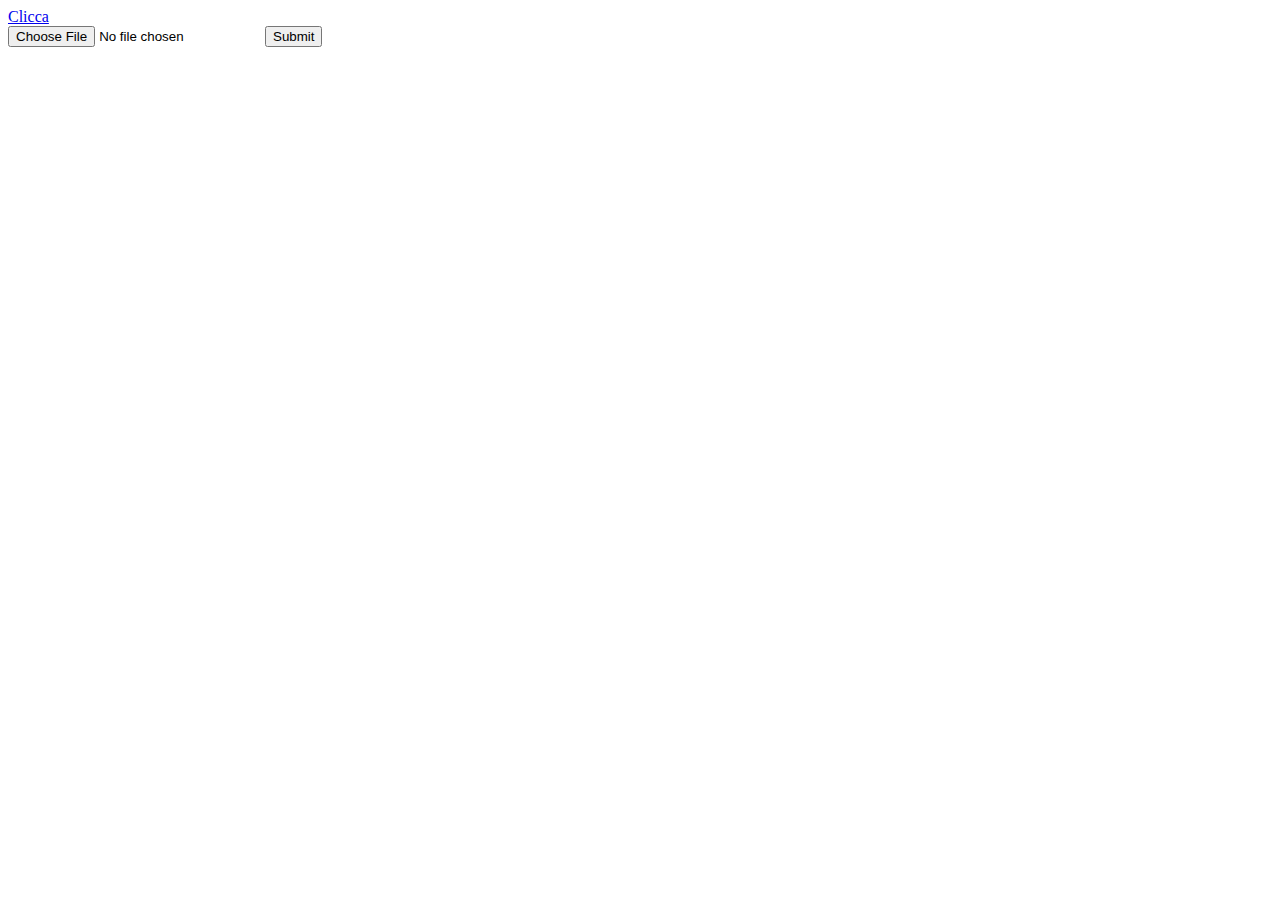
<file: Client-Side/template/index.html>
<!DOCTYPE html>
<html lang="en">
<head>
    <meta charset="UTF-8">
    <meta http-equiv="X-UA-Compatible" content="IE=edge">
    <meta name="viewport" content="width=device-width, initial-scale=1.0">
    <title>Document</title>
</head>
<body>
    <a href="/login">Clicca</a>
    <form action="uploadpfp" method="post" enctype="multipart/form-data">
        <input type="file" name="profilepicture" id="">
        <input type="submit">
    </form>
</body>
</html>
</file>
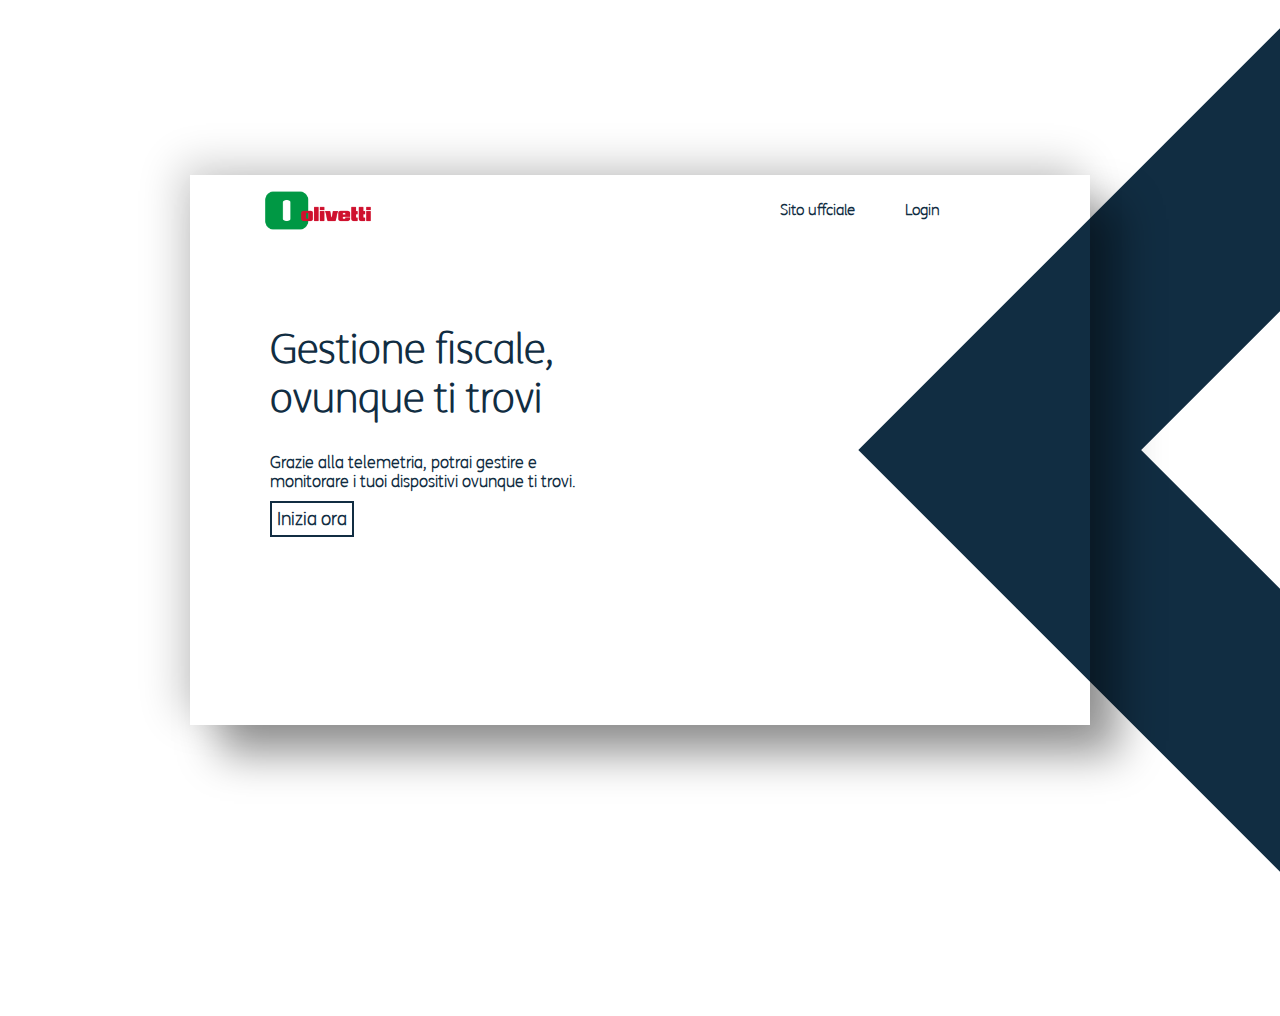
<file: ProgettoWebApp/Client-Side/template/index.html>
<!DOCTYPE html>
<html lang="en">

<head>
	<meta charset="UTF-8">
	<meta http-equiv="X-UA-Compatible" content="IE=edge">
	<link rel="shortcut icon" href="https://www.olivetti.com/sites/default/files/favicon-32x32_0.png" type="image/png" />
	<meta name="viewport" content="width=device-width, initial-scale=1.0">
	<title>Home page | Olivetti SPA</title>
	<link rel="stylesheet" href="../Styles/introPage/style.css">
</head>

<body>
	<iframe class="loading" src="../template/loading.html" frameborder="0"></iframe>
	<div class="frame"></div>
	<section>
		<div class="content">
			<header>
				<img src="../images/logo_olivetti_0-4.png" alt="">
				<ul>
					<li><a href="https://www.olivetti.com">Sito uffciale<span></span></a></li>
					<li><a href="/login">Login<span></span></a></li>
				</ul>
			</header>
			<div class="bottom">
				<div class="left">
					<div class="title">
						<h1>Gestione fiscale, ovunque ti trovi</h1>
					</div>
					<div class="description">
						<p>Grazie alla telemetria, potrai gestire e monitorare i tuoi dispositivi ovunque ti trovi.</p>
						<div class="more">
							<a href="/login">Inizia ora</a>
						</div>
					</div>
				</div>
				<div class="right">

				</div>
			</div>
		</div>
	</section>


	<script>
		window.addEventListener("load", () => {
			document.querySelector(".loading").style.display = "none";
		})

	</script>

</body>

</html>
</file>
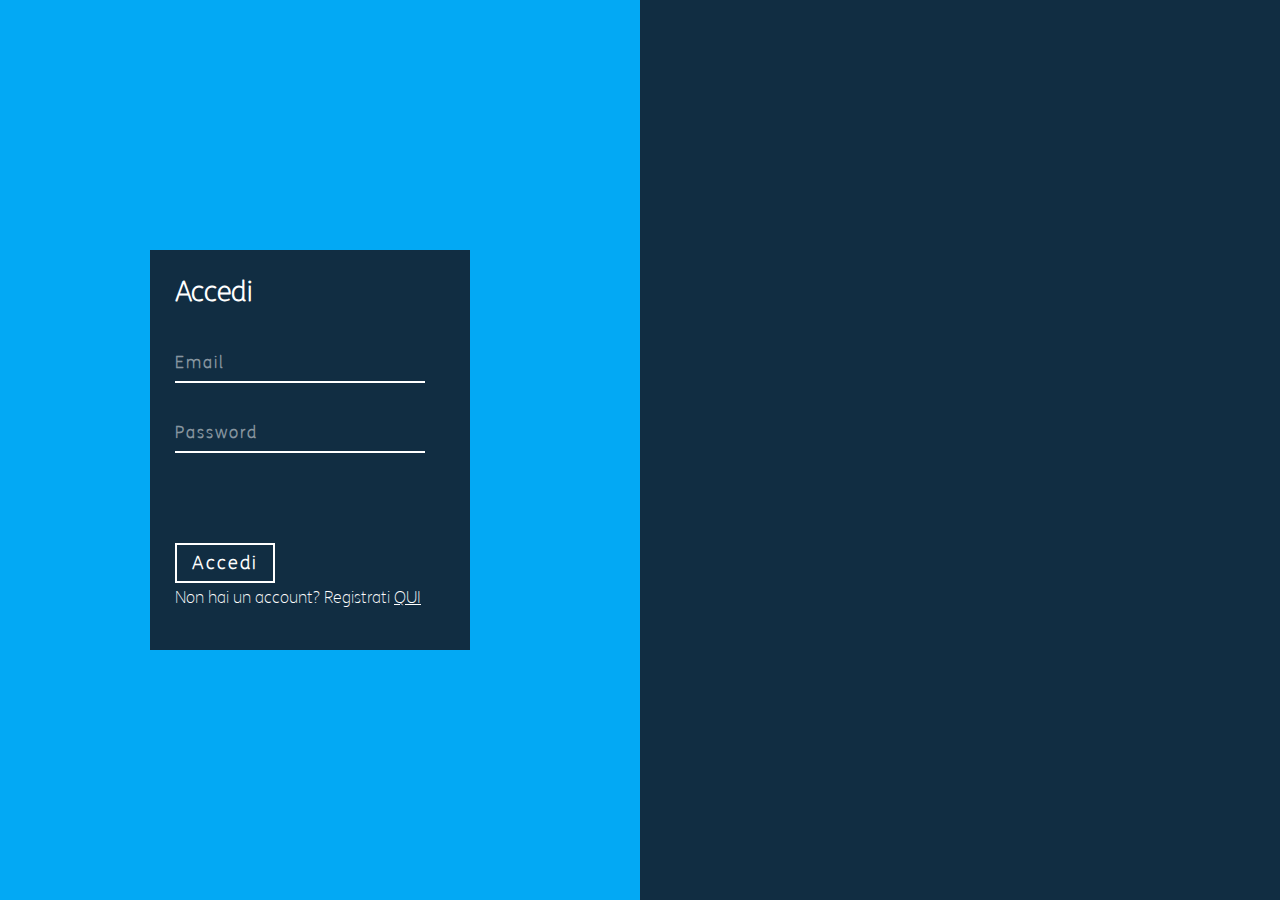
<file: Client-Side/template/login.html>
<!DOCTYPE html>
<html lang="en">
<head>
    <meta charset="UTF-8">
    <meta http-equiv="X-UA-Compatible" content="IE=edge">
    <meta name="viewport" content="width=device-width, initial-scale=1.0">
    <title>Document</title>
    <link rel="stylesheet" href="../Styles/login/login.css">
</head>
<body>
    <section>
        <div class="login">
            <h1 class="log">Accedi</h1>
            <form action="log" method="post">
                <div class="inputBox">
                    <input type="text" class="input" name="email" id="" required>
                    <span class="focus f1">Email</span>
                </div>
                <div class="inputBox">
                    <input type="password" class="input password p1" name="password" id="" required>
                    <span class="focus f2" >Password</span>
                    <span class="hide e1">
                        <div class="eye" style="--color: #fff;">
                            <hr class="line active">
                        </div>
                    </span>
                </div>
                <div class="error">
                    
                </div>
                <div class="inputBox submitBox">
                    <input type="submit" value="Accedi">
                    <div class="enableRegister">
                        <div class="enableRegisterButton">
                            Non hai un account? Registrati&nbsp;<span>qui</span>
                        </div>
                    </div>
                </div>
            </form>
        </div>
        <div class="register">
            <div class="title">
                <h1 class="reg">Registrati</h1>
                <div class="close">
                    <div class="lineClose" style="--rot: 45deg;"></div>
                    <div class="lineClose" style="--rot: -45deg;"></div>
                </div>
            </div>
            <form action="register" method="post">
                <div class="row">
                    <div class="column">
                        <div class="inputBox">
                            <input type="text" class="input" name="email" id="" required>
                            <span class="focus f3">Email</span>
                        </div>
                        <div class="inputBox">
                            <input type="password" class="input password p2" name="password" id="" required>
                            <span class="focus f4">Password</span>
                            <span class="hide e2">
                                <div class="eye" style="--color: #112d42;">
                                    <hr class="line active">
                                </div>
                            </span>
                        </div>
                        <div class="inputBox">
                            <input type="password" class="input password p3" name="repeatPassword" id="" required>
                            <span class="focus f5">Ripeti password</span>
                            <span class="hide e3">
                                <div class="eye" style="--color: #112d42;">
                                    <hr class="line active">
                                </div>
                            </span>
                        </div>
                    </div>
                    <div class="column">
                        <div class="inputBox">
                            <input type="text" class="input" name="name" id="" required>
                            <span class="focus f6">Nome</span>
                        </div>
                        <div class="inputBox">
                            <input type="text" class="input" name="surname" id="" required>
                            <span class="focus f7">Cognome</span>
                        </div>
                        <div class="inputBox">
                            <input type="date" class="input" name="date" id="" class="date" required>
                            <span class="focus f8">Data di nascita</span>
                        </div>
                    </div>
                </div>
                <div class="submit">
                    <input type="submit" value="Registrati">
                </div>
            </form>       
        </div>
    </section>
    <script src="../script/login.js/script.js"></script>
</body>
</html>
</file>
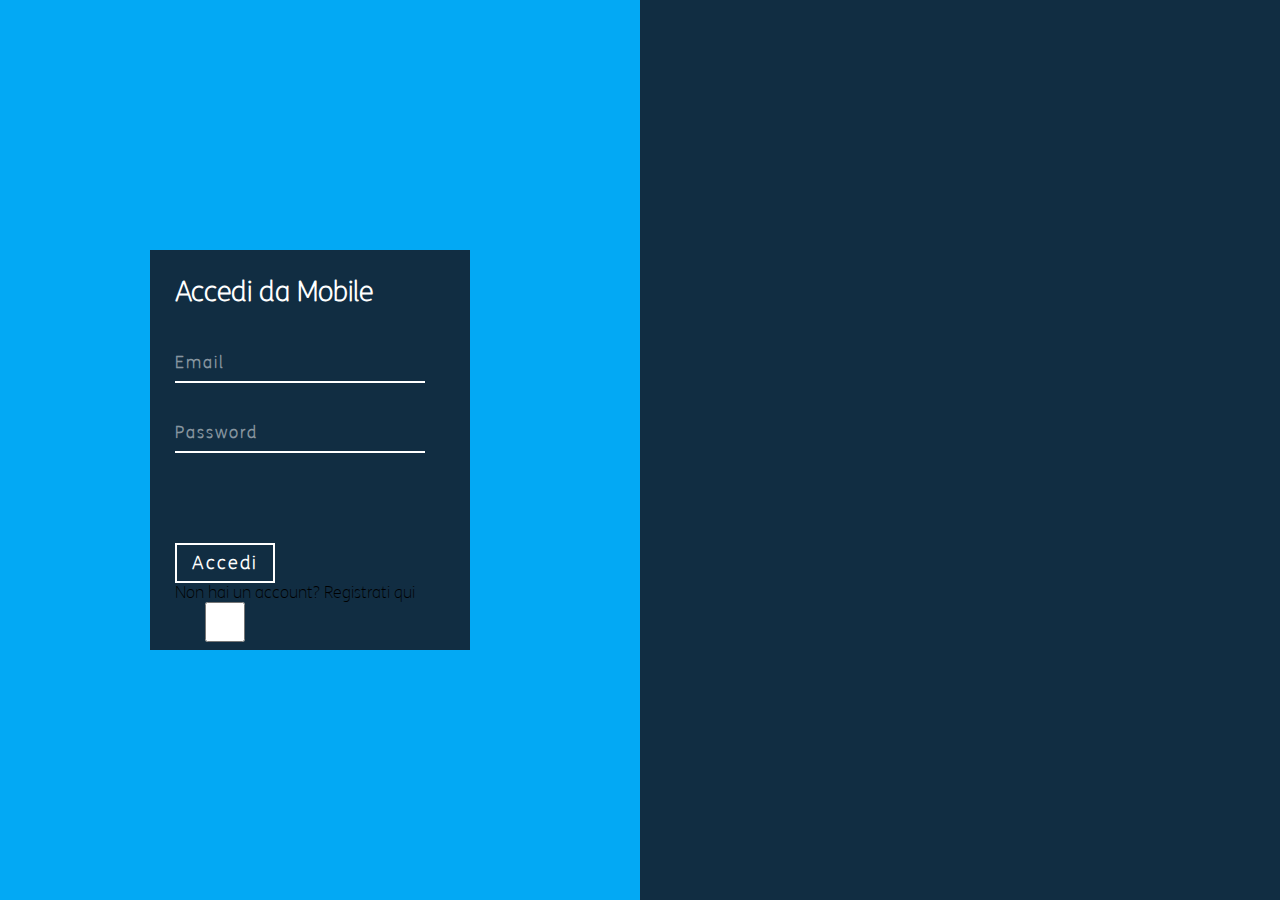
<file: Client-Side/template/loginMobile.html>
<!DOCTYPE html>
<html lang="en">
<head>
    <meta charset="UTF-8">
    <meta http-equiv="X-UA-Compatible" content="IE=edge">
    <meta name="viewport" content="width=device-width, initial-scale=1.0">
    <title>Document</title>
    <link rel="stylesheet" href="../Styles/login/login.css">
</head>
<body>
    <section>
        <div class="login">
            <h1 class="log">Accedi da Mobile</h1>
            <form action="log" method="post">
                <div class="inputBox">
                    <input type="text" class="input" name="email" id="" required>
                    <span class="focus f1">Email</span>
                </div>
                <div class="inputBox">
                    <input type="password" class="input password" name="password" id="" required>
                    <span class="focus f2" >Password</span>
                    <span class="hide">
                        <div class="eye">
                            <hr class="line active">
                        </div>
                    </span>
                </div>
                <div class="error">
                    
                </div>
                <div class="inputBox submitBox">
                    <input type="submit" value="Accedi">
                    <div class="enableRegister">
                        <label for="enableRegister">
                            Non hai un account? Registrati&nbsp;<span>qui</span>
                            <input type="checkbox" name="" id="enableRegister">
                        </label>
                    </div>
                </div>
            </form>
        </div>
        <div class="register">
            <h1 class="reg">Registrati</h1>
            <form action="register" method="post">
                <div class="row">
                    <div class="column">
                        <div class="inputBox">
                            <input type="text" class="input" name="email" id="" required>
                            <span class="focus f3">Email</span>
                        </div>
                        <div class="inputBox">
                            <input type="password" class="input" name="password" id="" required>
                            <span class="focus f4">Password</span>
                        </div>
                        <div class="inputBox">
                            <input type="password" class="input" name="repeatPassword" id="" required>
                            <span class="focus f5">Ripeti password</span>
                        </div>
                    </div>
                    <div class="column">
                        <div class="inputBox">
                            <input type="text" class="input" name="name" id="" required>
                            <span class="focus f6">Nome</span>
                        </div>
                        <div class="inputBox">
                            <input type="text" class="input" name="surname" id="" required>
                            <span class="focus f7">Cognome</span>
                        </div>
                        <div class="inputBox">
                            <input type="date" class="input" name="date" id="" class="date" required>
                            <span class="focus f8">Data di nascita</span>
                        </div>
                    </div>
                </div>
                <div class="submit">
                    <input type="submit" value="Registrati">
                </div>
            </form>       
        </div>
    </section>
    <script src="../script/login.js/script.js"></script>
</body>
</html>
</file>
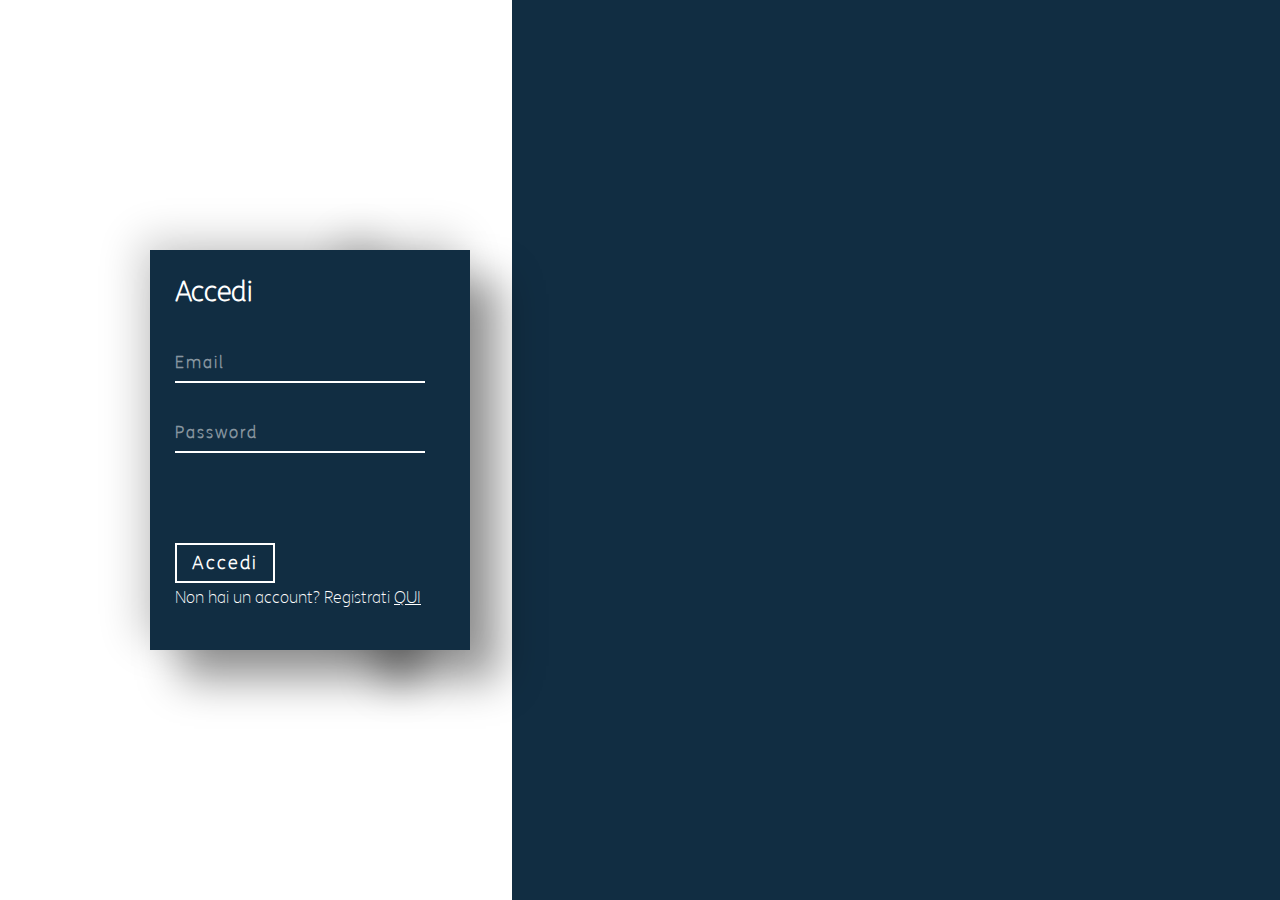
<file: ProgettoWebApp/Client-Side/template/login.html>
<!DOCTYPE html>
<html lang="en">

<head>
	<meta charset="UTF-8">
	<meta http-equiv="X-UA-Compatible" content="IE=edge">
	<meta name="viewport" content="width=device-width, initial-scale=1.0">
	<title>Login | Olivetti SPA</title>
	<link rel="shortcut icon" href="https://www.olivetti.com/sites/default/files/favicon-32x32_0.png" type="image/png" />
	<link rel="stylesheet" href="../Styles/login/login.css">
</head>

<body>
	<iframe class="loading" src="../template/loading.html" frameborder="0"></iframe>
	<section>
		<div class="login">
			<h1 class="log">Accedi</h1>
			<form action="log" method="post">
				<div class="inputBox">
					<input type="text" class="input" name="email" id="" required>
					<span class="focus f1">Email</span>
				</div>
				<div class="inputBox">
					<input type="password" class="input password p1" name="password" id="" required>
					<span class="focus f2">Password</span>
					<span class="hide e1">
						<div class="eye" style="--color: #fff;">
							<hr class="line active">
						</div>
					</span>
				</div>
				<div class="error">

				</div>
				<div class="inputBox submitBox">
					<input type="submit" value="Accedi">
					<div class="enableRegister">
						<div class="enableRegisterButton">
							Non hai un account? Registrati&nbsp;<span>qui</span>
						</div>
					</div>
				</div>
			</form>
		</div>
		<div class="register">
			<div class="title">
				<h1 class="reg">Registrati</h1>
				<div class="close">
					<div class="lineClose" style="--rot: 45deg;"></div>
					<div class="lineClose" style="--rot: -45deg;"></div>
				</div>
			</div>
			<form action="register" method="post">
				<div class="row">
					<div class="column">
						<div class="inputBox">
							<input type="text" class="input" name="email" id="" required>
							<span class="focus f3">Email</span>
						</div>
						<div class="inputBox">
							<input type="password" class="input password p2" name="password" id="" required>
							<span class="focus f4">Password</span>
							<span class="hide e2">
								<div class="eye" style="--color: #112d42;">
									<hr class="line active">
								</div>
							</span>
						</div>
						<div class="inputBox">
							<input type="password" class="input password p3" name="repeatPassword" id="" required>
							<span class="focus f5">Ripeti password</span>
							<span class="hide e3">
								<div class="eye" style="--color: #112d42;">
									<hr class="line active">
								</div>
							</span>
						</div>
					</div>
					<div class="column">
						<div class="inputBox">
							<input type="text" class="input" name="name" id="" required>
							<span class="focus f6">Nome</span>
						</div>
						<div class="inputBox">
							<input type="text" class="input" name="surname" id="" required>
							<span class="focus f7">Cognome</span>
						</div>
						<div class="inputBox">
							<input type="date" class="input" name="date" id="" class="date" required>
							<span class="focus f8">Data di nascita</span>
						</div>
					</div>
				</div>
				<div class="submit">
					<input type="submit" value="Registrati">
				</div>
			</form>
		</div>
	</section>

	<script>
		window.addEventListener("load", () => {
			document.querySelector(".loading").style.display = "none";
		})

	</script>

	<script src="../script/login/script.js"></script>
</body>

</html>
</file>
<file: ProgettoWebApp/Client-Side/Styles/introPage/style.css>
@font-face {
  font-family: "Tim Sans Thin";
  src: url("../../Styles/font/TIMSans-Thin.ttf");
}

* {
  margin: 0;
  padding: 0;
  box-sizing: border-box;
  font-family: 'Tim Sans Thin';
}

body {
  position: relative;
  display: flex;
  justify-content: center;
  align-items: center;
  min-height: 100vh;
  width: 100%;
  overflow: hidden;
}

iframe.loading {
  position: absolute;
  width: 100%;
  height: 100%;
  z-index: 1000;
}

.frame {
  position: absolute;
  width: 800px;
  height: 800px;
  border: 200px solid #112d42;
  left: 80%;
  transform: rotate(45deg);
}

section {
  position: relative;
  display: flex;
  justify-content: center;
  align-items: center;
  width: 100%;
  height: 100%;
}

section .content {
  position: relative;
  display: flex;
  justify-content: flex-start;
  align-items: flex-start;
  flex-direction: column;
  width: 900px;
  height: 550px;
  box-shadow: 30px 30px 40px rgba(0, 0, 0, 0.4), -10px -10px 40px rgba(0, 0, 0, 0.2);
}

section .content header {
  position: relative;
  display: flex;
  justify-content: space-between;
  align-items: center;
  flex-direction: row;
  width: 100%;
  min-height: 70px;
  padding: 0 150px 0 40px;
}

section .content header img {
  transform: scale(0.6);
}

section .content header ul {
  position: relative;
  display: flex;
  justify-content: center;
  align-items: center;
  flex-direction: row;
  gap: 50px;
}

section .content header ul li {
  list-style: none;
}

section .content header ul li a {
  position: relative;
  display: flex;
  justify-content: flex-end;
  align-items: flex-end;
  color: #112d42;
  text-decoration: none;
  font-weight: 900;
  font-size: 15px;
  transition: 0.5s ease-out;
}

section .content header ul li a span {
  position: absolute;
  bottom: -5px;
  left: 0;
  width: 0%;
  height: 2px;
  background: #112d42;
  transition: 0.5s ease;
}

section .content header ul li:hover a span {
  width: 100%;
}

section .content .bottom {
  position: relative;
  display: flex;
  justify-content: flex-start;
  align-items: flex-start;
  flex-direction: row;
  width: 100%;
  height: 100%;
  padding: 40px;
  gap: 40px;
}

section .content .bottom .left,
section .content .bottom .right {
  position: relative;
  display: flex;
  justify-content: flex-start;
  align-items: flex-start;
  flex-direction: column;
  width: 100%;
  height: 100%;
}

section .content .bottom .left {
  justify-content: flex-start;
  padding: 40px;
  gap: 30px;
}

section .content .bottom .left .title {
  position: relative;
  display: flex;
  justify-content: flex-start;
  align-items: center;
}

section .content .bottom .left h1 {
  color: #112d42;
  font-size: 40px;
}

section .content .bottom .left p {
  color: #112d42;
  font-size: 16px;
  font-weight: 900;
}

section .content .bottom .left .description .more {
  position: relative;
  display: flex;
  justify-content: flex-start;
  align-items: center;
  margin-top: 10px;
}

section .content .bottom .left .description .more a {
  position: relative;
  padding: 5px;
  border: 2px solid #112d42;
  color: #112d42;
  font-weight: 900;
  text-decoration: none;
  font-size: 18px;
  z-index: 2;
  transition: 0.5s ease-out;
}

section .content .bottom .left .description .more:hover a{
  background: #112d42;
  color: #fff;
}
</file>
<file: Client-Side/Styles/login/login.css>
@import url('https://fonts.googleapis.com/css2?family=Poppins:wght@100&display=swap');
@font-face {
    font-family: "Tim Sans Thin";
    src: url("../../Styles/font/TIMSans-Thin.ttf");
}

*{
    margin: 0;
    padding: 0;
    box-sizing: border-box;
    font-family: 'Tim Sans Thin';
}

input{
    outline: none;
}

body{
    display: flex;
    justify-content: center;
    align-items: center;
    flex-direction: column;
    min-height: 100vh;
    overflow: hidden;
}

section{
    position: relative;
    display: flex;
    justify-content: flex-start;
    align-items: center;
    padding: 150px;
    width: 100%;
    height: 100vh;
    background: linear-gradient(to left, #112d42 0%, #112d42 50%, #03a9f4 50.000000000000000000000001%, #03a9f4 100%);
}

section .login{
    position: relative;
    display: flex;
    justify-content: flex-start;
    align-items: flex-start;
    flex-direction: column;
    width: 320px;
    height: 400px;
    background: #112d42;
    padding: 25px;
    gap: 35px;
    z-index: 5;
}

section .login .log{
    color: #fff;
    font-size: 27px;
}

section .login form{
    display: flex;
    justify-content: flex-start;
    align-items: flex-start;
    flex-direction: column;
    gap: 30px;
}

section .login form .inputBox{
    display: flex;
    justify-content: flex-start;
    align-items: flex-start;
    flex-direction: row;
}

section .login form .inputBox.submitBox{
    display: flex;
    justify-content: flex-start;
    align-items: flex-start;
    flex-direction: column;
}

section .login form .inputBox input{
    position: relative;
    width: 250px;
    height: 40px;
    border: none;
    border-bottom: 2px solid #fff;
    background: transparent;
    padding: 0 5px;
    caret-color: #fff;
    font-size: 14px;
    color: #fff;
    font-weight: 900;
    letter-spacing: 2px;
}

section .login form .inputBox .focus{
    position: absolute;
    color: rgba(255, 255, 255, 0.5);
    font-weight: 700;
    letter-spacing: 2px;
    transition: 0.5s ease;
    margin-top: 10px;
}

section .register form .inputBox .hide,
section .login form .inputBox .hide{
    position: absolute;
    display: flex;
    justify-content: center;
    align-items: center;
    width: 40px;
    height: 0px;
    right: 45px;
    transition: 0.5s ease;
    overflow: hidden;
    cursor: pointer;
}

section .register form .inputBox .hide{
    right: 25px;
}

section .register form .inputBox .hide .eye,
section .login form .inputBox .hide .eye{
    position: relative;
    display: flex;
    justify-content: center;
    align-items: center;
    width: 20px;
    height: 15px;
    border-radius: 50%;
    border: 2px solid var(--color);
}

section .register form .inputBox .hide .eye::after,
section .login form .inputBox .hide .eye::after{
    content: '';
    position: absolute;
    width: 7px;
    height: 7px;
    border-radius: 50%;
    background: var(--color);
    transform-origin: center;
}

section .register form .inputBox .hide .eye hr,
section .login form .inputBox .hide .eye hr{
    position: absolute;
    background: var(--color);
    height: 0px;
    width: 3px;
    transform: rotate(-45deg);
    transition: 0.5s ease;
    border: none;
}

section .register form .inputBox .hide .eye hr.active,
section .login form .inputBox .hide .eye hr.active{
    height: 25px;
}

section .login form .inputBox:nth-child(1) input:focus ~ .focus, section .login form .inputBox:nth-child(1) input:valid ~ .focus{
    transform: translateY(-25px) translateX(-5px) scale(0.8);
    color: rgba(255, 255, 255, 1);
}

section .login form .inputBox:nth-child(2) input:focus ~ .focus, section .login form .inputBox:nth-child(2) input:valid ~ .focus{
    transform: translateY(-25px) translateX(-7px) scale(0.8);
    color: rgba(255, 255, 255, 1);
}

section .register form .inputBox:nth-child(2) input:focus ~ .hide, section .register form .inputBox:nth-child(2) input:valid ~ .hide,
section .register form .inputBox:nth-child(3) input:focus ~ .hide, section .register form .inputBox:nth-child(3) input:valid ~ .hide,
section .login form .inputBox:nth-child(2) input:focus ~ .hide, section .login form .inputBox:nth-child(2) input:valid ~ .hide{
    height: 40px;
}

section .login .inputBox:nth-child(4) input{
    position: relative;
    display: flex;
    justify-content: center;
    align-items: center;
    width: 100px;
    height: 40px;
    padding: 5px;
    color: #fff;
    font-size: 18px;
    background: none;
    border: none;
    font-weight: bolder;
    cursor: pointer;
    border: 2px solid #fff;
    transition: 0.5s ease;
}

section .login .inputBox:nth-child(4) input:hover{
    background: #fff;
    color: #112d42;
}

section .login .inputBox:nth-child(4) .enableRegister{
    display: flex;
    justify-content: center;
    align-items: center;
}

section .login .inputBox:nth-child(4) .enableRegister .enableRegisterButton{
    display: flex;
    justify-content: flex-start;
    align-items: flex-start;
    flex-direction: row;
    color: #fff;
    font-size: 16px;
    margin-top: 5px;
    cursor: pointer;
}

section .login .inputBox:nth-child(4) .enableRegister .enableRegisterButton span{
    text-transform: uppercase;
    text-decoration: underline;
}

section .login form .error{
    position: relative;
    display: flex;
    justify-content: flex-start;
    align-items: flex-start;
    width: 250px;
    height: 30px;
    color: #fff;
    font-size: 12px;
    font-weight: 900;
    letter-spacing: 2px;
}

section .register{
    position: relative;
    display: flex;
    justify-content: flex-start;
    align-items: flex-start;
    flex-direction: column;
    width: 40px;
    height: 400px;
    background: #fff;
    z-index: 1;
    margin-left: -120px;
    overflow: hidden;
    transition: 0.5s ease;
}

section .register.active{
    width: 800px;
    height: 500px;
    padding-left: 150px;
    padding-top: 75px;
}

section .register .title{
    position: relative;
    display: flex;
    justify-content: space-between;
    align-items: center;
    width: 90%;
}

section .register .title .close{
    position: relative;
    display: flex;
    justify-content: center;
    align-items: center;
    width: 40px;
    height: 40px;
    border: 1px solid rgba(0, 0, 0, 0.2);
    cursor: pointer;
}

section .register .title .close .lineClose{
    position: absolute;
    width: 20px;
    height: 2px;
    background: #112d42;
    transform: rotate(var(--rot));
    transition: 0.5s ease;
}

section .register .reg{
    color: #112d42;
    font-size: 27px;
    font-weight: 900;
}

section .register form{
    display: flex;
    justify-content: flex-start;
    align-items: flex-end;
    flex-direction: column;
}

section .register form .row{
    position: relative;
    display: flex;
    justify-content: space-between;
    align-items: center;
    flex-direction: row;
}

section .register form .row .column{
    position: relative;
    font-display: flex;
    justify-content: space-between;
    align-items: center;
    flex-direction: column;
}

section .register form .row .column .inputBox{
    margin: 30px 25px;
    display: flex;
    justify-content: flex-start;
    align-items: flex-start;
    flex-direction: column;
}

section .register form .row .column .inputBox input{
    position: relative;
    width: 250px;
    height: 40px;
    border: none;
    border-bottom: 2px solid #112d42;
    background: transparent;
    padding: 0 5px;
    caret-color: #112d42;
    font-size: 14px;
    color: #112d42;
    font-weight: 900;
    letter-spacing: 2px;
}

section .register form .row .column .inputBox .focus{
    position: absolute;
    color: rgba(17, 45, 66, 0.8);
    font-weight: 700;
    letter-spacing: 2px;
    transition: 0.5s ease;
    margin-top: 10px;
}

section .register form .row .column .inputBox input:focus ~ .focus,
section .register form .row .column .inputBox input:valid ~ .focus{
    transform: translateY(-25px) translateX(-5px) scale(0.8);
    color: rgba(17, 45, 66, 1);
}

section .register form .row .column:nth-child(1) .inputBox:nth-child(2) input:focus ~ .focus,
section .register form .row .column:nth-child(1) .inputBox:nth-child(2) input:valid ~ .focus{
    transform: translateY(-25px) translateX(-8px) scale(0.8);
}

section .register form .row .column:nth-child(1) .inputBox:nth-child(3) input:focus ~ .focus,
section .register form .row .column:nth-child(1) .inputBox:nth-child(3) input:valid ~ .focus{
    transform: translateY(-25px) translateX(-13px) scale(0.8);
}

section .register form .row .column:nth-child(2) .inputBox:nth-child(2) input:focus ~ .focus,
section .register form .row .column:nth-child(2) .inputBox:nth-child(2) input:valid ~ .focus{
    transform: translateY(-25px) translateX(-9px) scale(0.8);
}

section .register form .row .column:nth-child(2) .inputBox:nth-child(3) input:focus ~ .focus,
section .register form .row .column:nth-child(2) .inputBox:nth-child(3) input:valid ~ .focus{
    transform: translateY(-25px) translateX(-13px) scale(0.8);
}

section .register form .submit input{
    position: relative;
    display: flex;
    justify-content: center;
    align-items: center;
    width: 100px;
    height: 40px;
    padding: 5px;
    color: #112d42;
    font-size: 18px;
    background: none;
    border: none;
    font-weight: bolder;
    cursor: pointer;
    border: 2px solid #112d42;
    transition: 0.5s ease;
}

section .register form .submit input:hover{
    background: #112d42;
    color: #fff;
}

input[type=date]:required:invalid::-webkit-datetime-edit {
    color: transparent;
}
input[type=date]:focus::-webkit-datetime-edit {
    color: #112d42 !important;
    font-size: 14px;
}

input:-webkit-autofill,
input:-webkit-autofill:focus{
    transition: background 6000000s 0s, color 600000000s 0s;
}
</file>
<file: ProgettoWebApp/Client-Side/Styles/login/login.css>
@import url('https://fonts.googleapis.com/css2?family=Poppins:wght@100&display=swap');

@font-face {
	font-family: "Tim Sans Thin";
	src: url("../../Styles/font/TIMSans-Thin.ttf");
}

* {
	margin: 0;
	padding: 0;
	box-sizing: border-box;
	font-family: 'Tim Sans Thin';
}

input {
	outline: none;
}

body {
	display: flex;
	justify-content: center;
	align-items: center;
	flex-direction: column;
	min-height: 100vh;
	overflow: hidden;
}

iframe.loading {
	position: absolute;
	width: 100%;
	height: 100%;
	z-index: 1000;
}

section {
	position: relative;
	display: flex;
	justify-content: flex-start;
	align-items: center;
	padding: 150px;
	width: 100%;
	height: 100vh;
	background: linear-gradient(to left, #112d42 0%, #112d42 60%, #fff 60.000000000000000000000001%, #fff 100%);
}

section .login {
	position: relative;
	display: flex;
	justify-content: flex-start;
	align-items: flex-start;
	flex-direction: column;
	width: 320px;
	height: 400px;
	background: #112d42;
	padding: 25px;
	gap: 35px;
	z-index: 5;
	box-shadow: 30px 30px 40px rgba(0, 0, 0, 0.4), -10px -10px 40px rgba(0, 0, 0, 0.2);
}

section .login .log {
	color: #fff;
	font-size: 27px;
}

section .login form {
	display: flex;
	justify-content: flex-start;
	align-items: flex-start;
	flex-direction: column;
	gap: 30px;
}

section .login form .inputBox {
	display: flex;
	justify-content: flex-start;
	align-items: flex-start;
	flex-direction: row;
}

section .login form .inputBox.submitBox {
	display: flex;
	justify-content: flex-start;
	align-items: flex-start;
	flex-direction: column;
}

section .login form .inputBox input {
	position: relative;
	width: 250px;
	height: 40px;
	border: none;
	border-bottom: 2px solid #fff;
	background: transparent;
	padding: 0 5px;
	caret-color: #fff;
	font-size: 14px;
	color: #fff;
	font-weight: 900;
	letter-spacing: 2px;
}

section .login form .inputBox .focus {
	position: absolute;
	color: rgba(255, 255, 255, 0.5);
	font-weight: 700;
	letter-spacing: 2px;
	transition: 0.5s ease;
	margin-top: 10px;
}

section .register form .inputBox .hide,
section .login form .inputBox .hide {
	position: absolute;
	display: flex;
	justify-content: center;
	align-items: center;
	width: 40px;
	height: 0px;
	right: 45px;
	transition: 0.5s ease;
	overflow: hidden;
	cursor: pointer;
}

section .register form .inputBox .hide {
	right: 25px;
}

section .register form .inputBox .hide .eye,
section .login form .inputBox .hide .eye {
	position: relative;
	display: flex;
	justify-content: center;
	align-items: center;
	width: 20px;
	height: 15px;
	border-radius: 50%;
	border: 2px solid var(--color);
}

section .register form .inputBox .hide .eye::after,
section .login form .inputBox .hide .eye::after {
	content: '';
	position: absolute;
	width: 7px;
	height: 7px;
	border-radius: 50%;
	background: var(--color);
	transform-origin: center;
}

section .register form .inputBox .hide .eye hr,
section .login form .inputBox .hide .eye hr {
	position: absolute;
	background: var(--color);
	height: 0px;
	width: 3px;
	transform: rotate(-45deg);
	transition: 0.5s ease;
	border: none;
}

section .register form .inputBox .hide .eye hr.active,
section .login form .inputBox .hide .eye hr.active {
	height: 25px;
}

section .login form .inputBox:nth-child(1) input:focus~.focus,
section .login form .inputBox:nth-child(1) input:valid~.focus {
	transform: translateY(-25px) translateX(-5px) scale(0.8);
	color: rgba(255, 255, 255, 1);
}

section .login form .inputBox:nth-child(2) input:focus~.focus,
section .login form .inputBox:nth-child(2) input:valid~.focus {
	transform: translateY(-25px) translateX(-7px) scale(0.8);
	color: rgba(255, 255, 255, 1);
}

section .register form .inputBox:nth-child(2) input:focus~.hide,
section .register form .inputBox:nth-child(2) input:valid~.hide,
section .register form .inputBox:nth-child(3) input:focus~.hide,
section .register form .inputBox:nth-child(3) input:valid~.hide,
section .login form .inputBox:nth-child(2) input:focus~.hide,
section .login form .inputBox:nth-child(2) input:valid~.hide {
	height: 40px;
}

section .login .inputBox:nth-child(4) input {
	position: relative;
	display: flex;
	justify-content: center;
	align-items: center;
	width: 100px;
	height: 40px;
	padding: 5px;
	color: #fff;
	font-size: 18px;
	background: none;
	border: none;
	font-weight: bolder;
	cursor: pointer;
	border: 2px solid #fff;
	transition: 0.5s ease;
}

section .login .inputBox:nth-child(4) input:hover {
	background: #fff;
	color: #112d42;
}

section .login .inputBox:nth-child(4) .enableRegister {
	display: flex;
	justify-content: center;
	align-items: center;
}

section .login .inputBox:nth-child(4) .enableRegister .enableRegisterButton {
	display: flex;
	justify-content: flex-start;
	align-items: flex-start;
	flex-direction: row;
	color: #fff;
	font-size: 16px;
	margin-top: 5px;
	cursor: pointer;
}

section .login .inputBox:nth-child(4) .enableRegister .enableRegisterButton span {
	text-transform: uppercase;
	text-decoration: underline;
}

section .login form .error {
	position: relative;
	display: flex;
	justify-content: flex-start;
	align-items: flex-start;
	width: 250px;
	height: 30px;
	color: #fff;
	font-size: 12px;
	font-weight: 900;
	letter-spacing: 2px;
}

section .register {
	position: relative;
	display: flex;
	justify-content: flex-start;
	align-items: flex-start;
	flex-direction: column;
	width: 40px;
	height: 400px;
	background: #fff;
	z-index: 1;
	margin-left: -120px;
	overflow: hidden;
	transition: 0.5s ease;
	box-shadow: 30px 30px 40px rgba(0, 0, 0, 0.4), -10px -10px 40px rgba(0, 0, 0, 0.2);
}

section .register.active {
	width: 800px;
	height: 500px;
	padding-left: 150px;
	padding-top: 75px;
}

section .register .title {
	position: relative;
	display: flex;
	justify-content: space-between;
	align-items: center;
	width: 90%;
}

section .register .title .close {
	position: relative;
	display: flex;
	justify-content: center;
	align-items: center;
	width: 40px;
	height: 40px;
	border: 1px solid rgba(0, 0, 0, 0.2);
	cursor: pointer;
}

section .register .title .close .lineClose {
	position: absolute;
	width: 20px;
	height: 2px;
	background: #112d42;
	transform: rotate(var(--rot));
	transition: 0.5s ease;
}

section .register .reg {
	color: #112d42;
	font-size: 27px;
	font-weight: 900;
}

section .register form {
	display: flex;
	justify-content: flex-start;
	align-items: flex-end;
	flex-direction: column;
}

section .register form .row {
	position: relative;
	display: flex;
	justify-content: space-between;
	align-items: center;
	flex-direction: row;
}

section .register form .row .column {
	position: relative;
	font-display: flex;
	justify-content: space-between;
	align-items: center;
	flex-direction: column;
}

section .register form .row .column .inputBox {
	margin: 30px 25px;
	display: flex;
	justify-content: flex-start;
	align-items: flex-start;
	flex-direction: column;
}

section .register form .row .column .inputBox input {
	position: relative;
	width: 250px;
	height: 40px;
	border: none;
	border-bottom: 2px solid #112d42;
	background: transparent;
	padding: 0 5px;
	caret-color: #112d42;
	font-size: 14px;
	color: #112d42;
	font-weight: 900;
	letter-spacing: 2px;
}

section .register form .row .column .inputBox .focus {
	position: absolute;
	color: rgba(17, 45, 66, 0.8);
	font-weight: 700;
	letter-spacing: 2px;
	transition: 0.5s ease;
	margin-top: 10px;
}

section .register form .row .column .inputBox input:focus~.focus,
section .register form .row .column .inputBox input:valid~.focus {
	transform: translateY(-25px) translateX(-5px) scale(0.8);
	color: rgba(17, 45, 66, 1);
}

section .register form .row .column:nth-child(1) .inputBox:nth-child(2) input:focus~.focus,
section .register form .row .column:nth-child(1) .inputBox:nth-child(2) input:valid~.focus {
	transform: translateY(-25px) translateX(-8px) scale(0.8);
}

section .register form .row .column:nth-child(1) .inputBox:nth-child(3) input:focus~.focus,
section .register form .row .column:nth-child(1) .inputBox:nth-child(3) input:valid~.focus {
	transform: translateY(-25px) translateX(-13px) scale(0.8);
}

section .register form .row .column:nth-child(2) .inputBox:nth-child(2) input:focus~.focus,
section .register form .row .column:nth-child(2) .inputBox:nth-child(2) input:valid~.focus {
	transform: translateY(-25px) translateX(-9px) scale(0.8);
}

section .register form .row .column:nth-child(2) .inputBox:nth-child(3) input:focus~.focus,
section .register form .row .column:nth-child(2) .inputBox:nth-child(3) input:valid~.focus {
	transform: translateY(-25px) translateX(-13px) scale(0.8);
}

section .register form .submit input {
	position: relative;
	display: flex;
	justify-content: center;
	align-items: center;
	width: 100px;
	height: 40px;
	padding: 5px;
	color: #112d42;
	font-size: 18px;
	background: none;
	border: none;
	font-weight: bolder;
	cursor: pointer;
	border: 2px solid #112d42;
	transition: 0.5s ease;
}

section .register form .submit input:hover {
	background: #112d42;
	color: #fff;
}

input[type=date]:required:invalid::-webkit-datetime-edit {
	color: transparent;
}

input[type=date]:focus::-webkit-datetime-edit {
	color: #112d42 !important;
	font-size: 14px;
}

input:-webkit-autofill,
input:-webkit-autofill:focus {
	transition: background 6000000s 0s, color 600000000s 0s;
}
</file>
